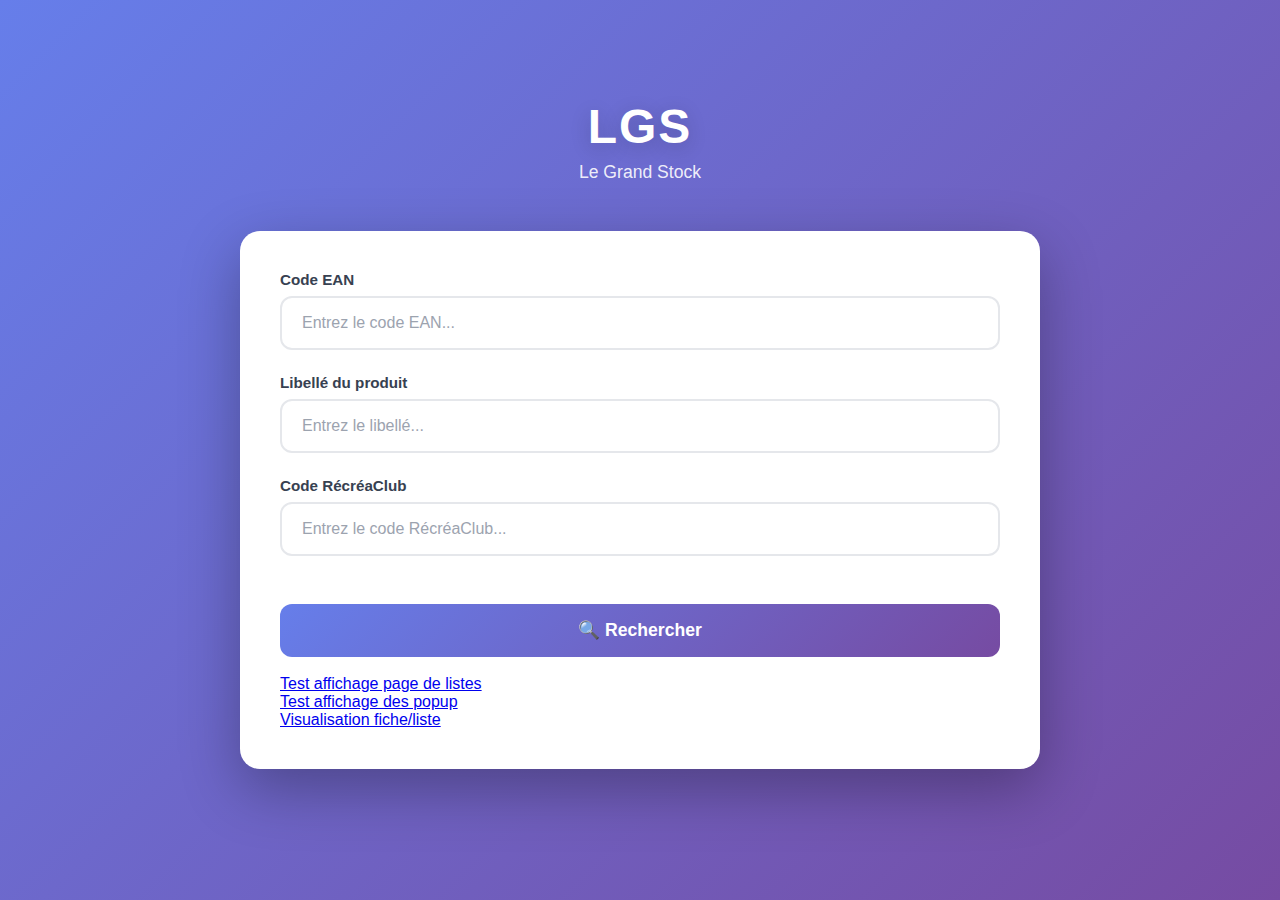
<file: index.html>
<!DOCTYPE html>
<html lang="fr">
<head>
    <meta charset="UTF-8">
    <meta name="viewport" content="width=device-width, initial-scale=1.0">
    <title>LGS - Le Grand Stock</title>
    <style>
        * {
            margin: 0;
            padding: 0;
            box-sizing: border-box;
        }

        body {
            font-family: -apple-system, BlinkMacSystemFont, 'Segoe UI', Roboto, Arial, sans-serif;
            background: linear-gradient(135deg, #667eea 0%, #764ba2 100%);
            min-height: 100vh;
            padding: 2rem;
            display: flex;
            justify-content: center;
            align-items: center;
        }

        .container {
            width: 100%;
            max-width: 800px;
        }

        .header {
            text-align: center;
            margin-bottom: 3rem;
        }

        .logo {
            font-size: 3rem;
            font-weight: 800;
            color: white;
            text-shadow: 0 4px 20px rgba(0,0,0,0.2);
            margin-bottom: 0.5rem;
            letter-spacing: 2px;
        }

        .subtitle {
            color: rgba(255, 255, 255, 0.9);
            font-size: 1.1rem;
            font-weight: 300;
        }

        .search-section {
            background: white;
            border-radius: 20px;
            padding: 2.5rem;
            box-shadow: 0 20px 60px rgba(0,0,0,0.3);
            margin-bottom: 2rem;
        }

        .search-group {
            margin-bottom: 1.5rem;
        }

        .search-group:last-child {
            margin-bottom: 0;
        }

        .search-label {
            display: block;
            font-weight: 600;
            color: #374151;
            margin-bottom: 0.5rem;
            font-size: 0.95rem;
        }

        .search-input {
            width: 100%;
            padding: 1rem 1.25rem;
            border: 2px solid #e5e7eb;
            border-radius: 12px;
            font-size: 1rem;
            transition: all 0.3s;
            outline: none;
        }

        .search-input:focus {
            border-color: #667eea;
            box-shadow: 0 0 0 3px rgba(102, 126, 234, 0.1);
        }

        .search-input::placeholder {
            color: #9ca3af;
        }

        .search-button {
            width: 100%;
            padding: 1rem;
            background: linear-gradient(135deg, #667eea 0%, #764ba2 100%);
            color: white;
            border: none;
            border-radius: 12px;
            font-size: 1.1rem;
            font-weight: 600;
            cursor: pointer;
            margin-top: 1.5rem;
            transition: transform 0.2s, box-shadow 0.2s;
        }

        .search-button:hover {
            transform: translateY(-2px);
            box-shadow: 0 10px 25px rgba(102, 126, 234, 0.3);
        }

        .search-button:active {
            transform: translateY(0);
        }

        .result-section {
            background: white;
            border-radius: 20px;
            padding: 2.5rem;
            box-shadow: 0 20px 60px rgba(0,0,0,0.3);
            display: none;
        }

        .multiple-results-section {
            background: white;
            border-radius: 20px;
            padding: 2.5rem;
            box-shadow: 0 20px 60px rgba(0,0,0,0.3);
            display: none;
        }

        .multiple-results-section.visible {
            display: block;
            animation: slideUp 0.4s ease-out;
        }

        .results-list {
            display: flex;
            flex-direction: column;
            gap: 1rem;
            margin-top: 1.5rem;
        }

        .result-item {
            padding: 1.25rem;
            background: #f9fafb;
            border: 2px solid #e5e7eb;
            border-radius: 12px;
            cursor: pointer;
            transition: all 0.2s;
            display: grid;
            grid-template-columns: 1fr auto;
            align-items: center;
            gap: 1rem;
        }

        .result-item:hover {
            border-color: #667eea;
            background: #f3f4ff;
            transform: translateX(5px);
        }

        .result-item-main {
            display: flex;
            flex-direction: column;
            gap: 0.5rem;
        }

        .result-item-title {
            font-weight: 600;
            color: #1f2937;
            font-size: 1.1rem;
        }

        .result-item-details {
            display: flex;
            gap: 1rem;
            font-size: 0.9rem;
            color: #6b7280;
        }

        .result-item-ean, .result-item-recrea {
            padding: 0.25rem 0.75rem;
            background: white;
            border-radius: 6px;
            border: 1px solid #e5e7eb;
        }

        .result-item-stock {
            font-weight: 600;
            color: #059669;
            font-size: 1rem;
        }

        .back-button {
            background: #6b7280;
            color: white;
            border: none;
            padding: 0.75rem 1.5rem;
            border-radius: 8px;
            cursor: pointer;
            font-weight: 600;
            transition: all 0.2s;
            margin-bottom: 1.5rem;
        }

        .back-button:hover {
            background: #4b5563;
            transform: translateY(-1px);
        }

        .result-section.visible {
            display: block;
            animation: slideUp 0.4s ease-out;
        }

        @keyframes slideUp {
            from {
                opacity: 0;
                transform: translateY(20px);
            }
            to {
                opacity: 1;
                transform: translateY(0);
            }
        }

        .result-title {
            font-size: 1.5rem;
            font-weight: 700;
            color: #1f2937;
            text-align: center;
            margin-bottom: 2rem;
            padding-bottom: 1rem;
            border-bottom: 2px solid #f3f4f6;
        }

        .product-info {
            display: grid;
            gap: 1.5rem;
        }

        .info-row {
            display: flex;
            flex-direction: column;
            gap: 0.5rem;
        }

        .info-label {
            font-size: 0.85rem;
            font-weight: 600;
            color: #6b7280;
            text-transform: uppercase;
            letter-spacing: 0.5px;
        }

        .info-value {
            font-size: 1.1rem;
            color: #1f2937;
            font-weight: 500;
            padding: 0.75rem;
            background: #f9fafb;
            border-radius: 8px;
        }

        .quantity-control {
            display: flex;
            align-items: center;
            justify-content: center;
            gap: 1rem;
            padding: 0.75rem;
            background: #f9fafb;
            border-radius: 8px;
        }

        .qty-button {
            width: 45px;
            height: 45px;
            border-radius: 10px;
            border: 2px solid #e5e7eb;
            background: white;
            color: #374151;
            font-size: 1.5rem;
            font-weight: 700;
            cursor: pointer;
            transition: all 0.2s;
            display: flex;
            align-items: center;
            justify-content: center;
        }

        .qty-button:hover {
            border-color: #667eea;
            color: #667eea;
            transform: scale(1.05);
        }

        .qty-button:active {
            transform: scale(0.95);
        }

        .qty-display {
            font-size: 1.8rem;
            font-weight: 700;
            color: #1f2937;
            min-width: 80px;
            text-align: center;
        }

        .location-grid {
            display: grid;
            grid-template-columns: 1fr 1fr;
            gap: 1rem;
        }

        .location-item {
            text-align: center;
        }

        .location-value {
            font-size: 1.5rem;
            font-weight: 700;
            color: #667eea;
            padding: 1rem;
            background: #f9fafb;
            border-radius: 8px;
        }

        .image-placeholder {
            width: 100%;
            height: 250px;
            background: #f3f4f6;
            border-radius: 12px;
            display: flex;
            align-items: center;
            justify-content: center;
            color: #9ca3af;
            font-size: 1rem;
            border: 2px dashed #d1d5db;
            margin-top: 0.5rem;
        }

        .divider {
            height: 2px;
            background: linear-gradient(90deg, transparent, #e5e7eb, transparent);
            margin: 2rem 0;
        }

        @media (max-width: 768px) {
            body {
                padding: 1rem;
            }

            .logo {
                font-size: 2rem;
            }

            .search-section,
            .result-section {
                padding: 1.5rem;
            }

            .location-grid {
                grid-template-columns: 1fr;
            }
        }
    </style>
</head>
<body>
    <div class="container">
        <div class="header">
            <div class="logo">LGS</div>
            <div class="subtitle">Le Grand Stock</div>
        </div>

        <div class="search-section">
            <div class="search-group">
                <label class="search-label">Code EAN</label>
                <input type="text" class="search-input" id="eanInput" placeholder="Entrez le code EAN...">
            </div>

            <div class="search-group">
                <label class="search-label">Libellé du produit</label>
                <input type="text" class="search-input" id="libelleInput" placeholder="Entrez le libellé...">
            </div>

            <div class="search-group">
                <label class="search-label">Code RécréaClub</label>
                <input type="text" class="search-input" id="recreaInput" placeholder="Entrez le code RécréaClub...">
            </div>

            <button class="search-button" onclick="simulateSearch()">
                🔍 Rechercher
            </button>
            <br>
            <br>
            <a href="testpage-transfert.html"> Test affichage page de listes</a>
            <br>
            <a href="testpage_popup.html"> Test affichage des popup</a>
            <br>
            <a href="testpage_fiche_liste.html">Visualisation fiche/liste</a>
        </div>

        <div class="multiple-results-section" id="multipleResultsSection">
            <div class="result-title">📦 Produits trouvés</div>
            <button class="back-button" onclick="showSearchAgain()">← Nouvelle recherche</button>
            <div class="results-list" id="resultsList">
            </div>
        </div>

        <div class="result-section" id="resultSection">
            <button class="back-button" onclick="showSearchAgain()">← Nouvelle recherche</button>
            <div class="result-title">📦 Informations Produit</div>

            <div class="product-info">
                <div class="info-row">
                    <span class="info-label">Libellé</span>
                    <div class="info-value" id="displayLibelle">Jouet Lego Classic - Boîte de briques 500 pièces</div>
                </div>

                <div class="info-row">
                    <span class="info-label">Code EAN</span>
                    <div class="info-value" id="displayEan">3700523456789</div>
                </div>

                <div class="divider"></div>

                <div class="info-row">
                    <span class="info-label">Quantité en stock</span>
                    <div class="quantity-control">
                        <button class="qty-button" onclick="changeQuantity(-1)">−</button>
                        <span class="qty-display" id="quantityDisplay">42</span>
                        <button class="qty-button" onclick="changeQuantity(1)">+</button>
                    </div>
                </div>

                <div class="divider"></div>

                <div class="info-row">
                    <span class="info-label">Emplacement</span>
                    <div class="location-grid">
                        <div class="location-item">
                            <div class="info-label" style="margin-bottom: 0.5rem;">Allée</div>
                            <div class="location-value" id="displayAllee">A3</div>
                        </div>
                        <div class="location-item">
                            <div class="info-label" style="margin-bottom: 0.5rem;">Étagère</div>
                            <div class="location-value" id="displayEtagere">E2</div>
                        </div>
                    </div>
                </div>

                <div class="info-row">
                    <span class="info-label">Photo de l'emplacement</span>
                    <div class="image-placeholder">
                        📷 Image de l'emplacement
                    </div>
                </div>
            </div>
        </div>
    </div>

    <script>
        let currentQuantity = 42;
        let currentProduct = null;

        // Base de données simulée
        const productsDatabase = [
            {
                id: 1,
                libelle: "Jouet Lego Classic - Boîte de briques 500 pièces",
                ean: "3700523456789",
                recrea: "LEG001",
                quantity: 42,
                allee: "A3",
                etagere: "E2"
            },
            {
                id: 2,
                libelle: "Flip 7",
                ean: "3760273010461",
                recrea: "915949",
                quantity: 26,
                allee: "A3",
                etagere: "E3"
            },
            {
                id: 3,
                libelle: "Jouet Lego Classic - Boîte de briques 300 pièces",
                ean: "3700523456791",
                recrea: "LEG003",
                quantity: 15,
                allee: "A3",
                etagere: "E1"
            },
            {
                id: 4,
                libelle: "Puzzle 1000 pièces - Paysage montagne",
                ean: "3700523456800",
                recrea: "PUZ001",
                quantity: 8,
                allee: "B2",
                etagere: "D4"
            },
            {
                id: 5,
                libelle: "Voiture radiocommandée - Modèle sport",
                ean: "3700523456810",
                recrea: "VOI001",
                quantity: 12,
                allee: "C1",
                etagere: "A2"
            }
        ];

        function simulateSearch() {
            const eanInput = document.getElementById('eanInput').value.trim();
            const libelleInput = document.getElementById('libelleInput').value.trim();
            const recreaInput = document.getElementById('recreaInput').value.trim();
            
            // Recherche dans la base de données
            let results = [];
            
            if (eanInput) {
                results = productsDatabase.filter(p => p.ean.includes(eanInput));
            } else if (libelleInput) {
                results = productsDatabase.filter(p => p.libelle.toLowerCase().includes(libelleInput.toLowerCase()));
            } else if (recreaInput) {
                results = productsDatabase.filter(p => p.recrea.toLowerCase().includes(recreaInput.toLowerCase()));
            }
            
            if (results.length === 0) {
                // Aucun résultat - afficher un produit par défaut pour la démo
                showProductDetails(productsDatabase[0]);
            } else if (results.length === 1) {
                // Un seul résultat - afficher directement
                showProductDetails(results[0]);
            } else {
                // Plusieurs résultats - afficher la liste
                showMultipleResults(results);
            }
        }

        function showMultipleResults(results) {
            const multipleResultsSection = document.getElementById('multipleResultsSection');
            const resultSection = document.getElementById('resultSection');
            const resultsList = document.getElementById('resultsList');
            
            // Cacher la section de résultats détaillés
            resultSection.classList.remove('visible');
            
            // Vider et remplir la liste de résultats
            resultsList.innerHTML = '';
            
            results.forEach(product => {
                const resultItem = document.createElement('div');
                resultItem.className = 'result-item';
                resultItem.onclick = () => showProductDetails(product);
                
                resultItem.innerHTML = `
                    <div class="result-item-main">
                        <div class="result-item-title">${product.libelle}</div>
                        <div class="result-item-details">
                            <span class="result-item-ean">EAN: ${product.ean}</span>
                            <span class="result-item-recrea">RC: ${product.recrea}</span>
                        </div>
                    </div>
                    <div class="result-item-stock">Stock: ${product.quantity}</div>
                `;
                
                resultsList.appendChild(resultItem);
            });
            
            // Afficher la section des résultats multiples
            multipleResultsSection.classList.add('visible');
            
            // Scroll vers les résultats
            setTimeout(() => {
                multipleResultsSection.scrollIntoView({ behavior: 'smooth', block: 'nearest' });
            }, 100);
        }

        function showProductDetails(product) {
            const resultSection = document.getElementById('resultSection');
            const multipleResultsSection = document.getElementById('multipleResultsSection');
            
            // Cacher la section des résultats multiples
            multipleResultsSection.classList.remove('visible');
            
            // Mettre à jour les informations du produit
            currentProduct = product;
            currentQuantity = product.quantity;
            
            document.getElementById('displayLibelle').textContent = product.libelle;
            document.getElementById('displayEan').textContent = product.ean;
            document.getElementById('quantityDisplay').textContent = product.quantity;
            document.getElementById('displayAllee').textContent = product.allee;
            document.getElementById('displayEtagere').textContent = product.etagere;
            
            // Afficher la section de résultats détaillés
            resultSection.classList.add('visible');
            
            // Scroll vers les résultats
            setTimeout(() => {
                resultSection.scrollIntoView({ behavior: 'smooth', block: 'nearest' });
            }, 100);
        }

        function showSearchAgain() {
            const resultSection = document.getElementById('resultSection');
            const multipleResultsSection = document.getElementById('multipleResultsSection');
            
            // Cacher toutes les sections de résultats
            resultSection.classList.remove('visible');
            multipleResultsSection.classList.remove('visible');
            
            // Vider les champs de recherche
            document.getElementById('eanInput').value = '';
            document.getElementById('libelleInput').value = '';
            document.getElementById('recreaInput').value = '';
            
            // Scroll vers la section de recherche
            document.querySelector('.search-section').scrollIntoView({ behavior: 'smooth', block: 'nearest' });
        }

        function changeQuantity(delta) {
            currentQuantity += delta;
            if (currentQuantity < 0) currentQuantity = 0;
            document.getElementById('quantityDisplay').textContent = currentQuantity;
        }

        // Permettre la recherche avec la touche Entrée
        document.querySelectorAll('.search-input').forEach(input => {
            input.addEventListener('keypress', function(e) {
                if (e.key === 'Enter') {
                    simulateSearch();
                }
            });
        });
    </script>
</body>
</html>
</file>
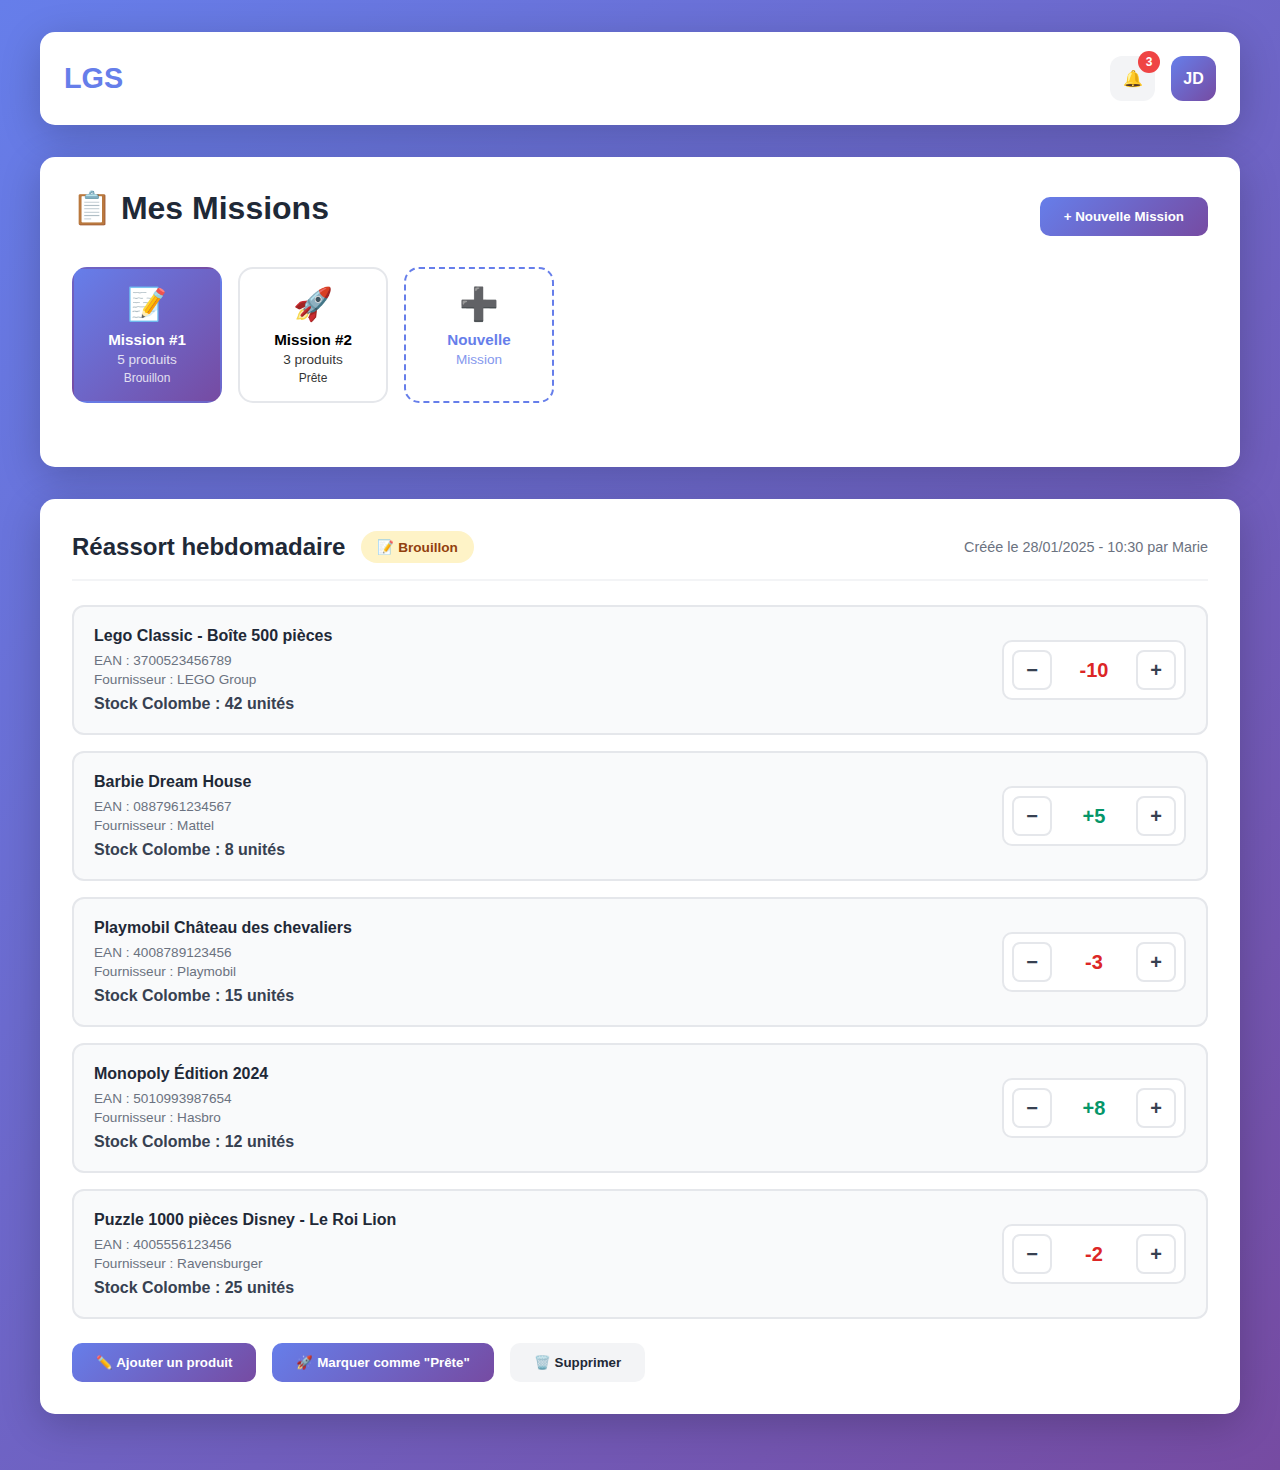
<file: testpage-transfert.html>
<!DOCTYPE html>
<html lang="fr">
<head>
    <meta charset="UTF-8">
    <meta name="viewport" content="width=device-width, initial-scale=1.0">
    <title>LGR Stock - Missions</title>
    <style>
        * {
            margin: 0;
            padding: 0;
            box-sizing: border-box;
        }

        body {
            font-family: -apple-system, BlinkMacSystemFont, 'Segoe UI', Roboto, Arial, sans-serif;
            background: linear-gradient(135deg, #667eea 0%, #764ba2 100%);
            min-height: 100vh;
            padding: 2rem;
        }

        .container {
            max-width: 1200px;
            margin: 0 auto;
        }

        .header {
            background: white;
            padding: 1.5rem;
            border-radius: 15px;
            box-shadow: 0 10px 40px rgba(0,0,0,0.2);
            margin-bottom: 2rem;
            display: flex;
            justify-content: space-between;
            align-items: center;
        }

        .logo {
            font-size: 1.8rem;
            font-weight: 800;
            color: #667eea;
        }

        .user-section {
            display: flex;
            gap: 1rem;
            align-items: center;
        }

        .notification-badge {
            position: relative;
            background: #f3f4f6;
            width: 45px;
            height: 45px;
            border-radius: 12px;
            display: flex;
            align-items: center;
            justify-content: center;
            cursor: pointer;
            transition: transform 0.2s;
        }

        .notification-badge:hover {
            transform: scale(1.05);
            background: #e5e7eb;
        }

        .badge-count {
            position: absolute;
            top: -5px;
            right: -5px;
            background: #ef4444;
            color: white;
            width: 22px;
            height: 22px;
            border-radius: 50%;
            display: flex;
            align-items: center;
            justify-content: center;
            font-size: 0.75rem;
            font-weight: 700;
        }

        .user-avatar {
            width: 45px;
            height: 45px;
            border-radius: 12px;
            background: linear-gradient(135deg, #667eea, #764ba2);
            color: white;
            display: flex;
            align-items: center;
            justify-content: center;
            font-weight: 700;
        }

        .missions-header {
            background: white;
            padding: 2rem;
            border-radius: 15px;
            box-shadow: 0 10px 40px rgba(0,0,0,0.2);
            margin-bottom: 2rem;
        }

        .missions-header h1 {
            font-size: 2rem;
            color: #1f2937;
            margin-bottom: 1rem;
        }

        .missions-tabs {
            display: flex;
            gap: 1rem;
            margin-bottom: 1.5rem;
            overflow-x: auto;
            padding-bottom: 0.5rem;
        }

        .mission-bubble {
            background: white;
            border: 2px solid #e5e7eb;
            border-radius: 15px;
            padding: 1rem 1.5rem;
            min-width: 150px;
            cursor: pointer;
            transition: all 0.3s;
            text-align: center;
        }

        .mission-bubble:hover {
            transform: translateY(-3px);
            box-shadow: 0 5px 20px rgba(0,0,0,0.1);
        }

        .mission-bubble.active {
            background: linear-gradient(135deg, #667eea, #764ba2);
            color: white;
            border-color: transparent;
        }

        .mission-bubble.new {
            border: 2px dashed #667eea;
            color: #667eea;
        }

        .bubble-status {
            font-size: 2rem;
            margin-bottom: 0.5rem;
        }

        .bubble-title {
            font-weight: 600;
            font-size: 0.95rem;
            margin-bottom: 0.25rem;
        }

        .bubble-count {
            font-size: 0.85rem;
            opacity: 0.8;
        }

        .btn-new-mission {
            background: linear-gradient(135deg, #667eea, #764ba2);
            color: white;
            border: none;
            padding: 0.75rem 1.5rem;
            border-radius: 10px;
            font-weight: 600;
            cursor: pointer;
            transition: transform 0.2s;
        }

        .btn-new-mission:hover {
            transform: translateY(-2px);
        }

        .mission-card {
            background: white;
            border-radius: 15px;
            padding: 2rem;
            box-shadow: 0 10px 40px rgba(0,0,0,0.2);
            margin-bottom: 1.5rem;
        }

        .mission-card-header {
            display: flex;
            justify-content: space-between;
            align-items: center;
            margin-bottom: 1.5rem;
            padding-bottom: 1rem;
            border-bottom: 2px solid #f3f4f6;
        }

        .mission-title {
            display: flex;
            align-items: center;
            gap: 1rem;
        }

        .status-badge {
            padding: 0.5rem 1rem;
            border-radius: 20px;
            font-size: 0.85rem;
            font-weight: 600;
        }

        .status-brouillon {
            background: #fef3c7;
            color: #92400e;
        }

        .status-prete {
            background: #dbeafe;
            color: #1e40af;
        }

        .status-validee {
            background: #d1fae5;
            color: #065f46;
        }

        .mission-meta {
            font-size: 0.9rem;
            color: #6b7280;
        }

        .mission-items {
            margin-bottom: 1.5rem;
        }

        /* NOUVEAU DESIGN pour les items de mission */
        .mission-item {
            display: flex;
            justify-content: space-between;
            align-items: center;
            padding: 1.25rem;
            background: #f9fafb;
            border-radius: 12px;
            margin-bottom: 1rem;
            gap: 1.5rem;
            border: 2px solid #e5e7eb;
            transition: all 0.2s;
        }

        .mission-item:hover {
            border-color: #667eea;
            box-shadow: 0 2px 8px rgba(102, 126, 234, 0.1);
        }

        /* Partie GAUCHE : Infos produit */
        .item-info {
            flex: 1;
            min-width: 0; /* Pour permettre l'ellipsis */
        }

        .item-name {
            font-weight: 600;
            color: #1f2937;
            font-size: 1rem;
            margin-bottom: 0.5rem;
        }

        .item-meta {
            display: flex;
            flex-direction: column;
            gap: 0.25rem;
            font-size: 0.85rem;
            color: #6b7280;
        }

        .item-stock {
            font-weight: 600;
            color: #374151;
            margin-top: 0.5rem;
        }

        /* Partie DROITE : Contrôle quantité */
        .quantity-control {
            display: flex;
            align-items: center;
            gap: 0.75rem;
            background: white;
            padding: 0.5rem;
            border-radius: 10px;
            border: 2px solid #e5e7eb;
        }

        .qty-btn {
            width: 40px;
            height: 40px;
            border-radius: 8px;
            border: 2px solid #e5e7eb;
            background: white;
            color: #374151;
            font-size: 1.25rem;
            font-weight: 700;
            cursor: pointer;
            transition: all 0.2s;
            display: flex;
            align-items: center;
            justify-content: center;
        }

        .qty-btn:hover {
            border-color: #667eea;
            color: #667eea;
            transform: scale(1.05);
        }

        .qty-btn:active {
            transform: scale(0.95);
        }

        .qty-display {
            min-width: 60px;
            text-align: center;
            font-size: 1.25rem;
            font-weight: 700;
            color: #1f2937;
        }

        /* Style spécial pour les valeurs négatives (sortie) */
        .qty-display.negative {
            color: #dc2626;
        }

        /* Style spécial pour les valeurs positives (entrée) */
        .qty-display.positive {
            color: #059669;
        }

        .mission-actions {
            display: flex;
            gap: 1rem;
            flex-wrap: wrap;
        }

        .btn {
            padding: 0.75rem 1.5rem;
            border-radius: 10px;
            border: none;
            font-weight: 600;
            cursor: pointer;
            transition: all 0.2s;
        }

        .btn-primary {
            background: linear-gradient(135deg, #667eea, #764ba2);
            color: white;
        }

        .btn-secondary {
            background: #f3f4f6;
            color: #1f2937;
        }

        .btn:hover {
            transform: translateY(-2px);
            box-shadow: 0 5px 15px rgba(0,0,0,0.2);
        }

        /* Responsive */
        @media (max-width: 768px) {
            body {
                padding: 1rem;
            }

            .mission-item {
                flex-direction: column;
                align-items: stretch;
            }

            .quantity-control {
                justify-content: center;
            }

            .missions-tabs {
                flex-wrap: nowrap;
            }

            .mission-card-header {
                flex-direction: column;
                align-items: flex-start;
                gap: 1rem;
            }
        }
    </style>
</head>
<body>
    <div class="container">
        <!-- Header -->
        <div class="header">
            <div class="logo">LGS</div>
            <div class="user-section">
                <div class="notification-badge">
                    <span>🔔</span>
                    <div class="badge-count">3</div>
                </div>
                <div class="user-avatar">JD</div>
            </div>
        </div>

        <!-- Missions Header avec bulles -->
        <div class="missions-header">
            <div style="display: flex; justify-content: space-between; align-items: center; margin-bottom: 1.5rem;">
                <h1>📋 Mes Missions</h1>
                <button class="btn-new-mission">+ Nouvelle Mission</button>
            </div>

            <div class="missions-tabs">
                <div class="mission-bubble active">
                    <div class="bubble-status">📝</div>
                    <div class="bubble-title">Mission #1</div>
                    <div class="bubble-count">5 produits</div>
                    <div class="bubble-count" style="margin-top: 0.25rem; font-size: 0.75rem;">Brouillon</div>
                </div>

                <div class="mission-bubble">
                    <div class="bubble-status">🚀</div>
                    <div class="bubble-title">Mission #2</div>
                    <div class="bubble-count">3 produits</div>
                    <div class="bubble-count" style="margin-top: 0.25rem; font-size: 0.75rem;">Prête</div>
                </div>

                <div class="mission-bubble new">
                    <div class="bubble-status">➕</div>
                    <div class="bubble-title">Nouvelle</div>
                    <div class="bubble-count">Mission</div>
                </div>
            </div>
        </div>

        <!-- Mission Card avec le NOUVEAU DESIGN -->
        <div class="mission-card">
            <div class="mission-card-header">
                <div class="mission-title">
                    <h2 style="font-size: 1.5rem; color: #1f2937;">Réassort hebdomadaire</h2>
                    <span class="status-badge status-brouillon">📝 Brouillon</span>
                </div>
                <div class="mission-meta">
                    Créée le 28/01/2025 - 10:30 par Marie
                </div>
            </div>

            <div class="mission-items">
                <!-- Produit 1 : SORTIE (valeur négative) -->
                <div class="mission-item">
                    <div class="item-info">
                        <div class="item-name">Lego Classic - Boîte 500 pièces</div>
                        <div class="item-meta">
                            <span>EAN : 3700523456789</span>
                            <span>Fournisseur : LEGO Group</span>
                        </div>
                        <div class="item-stock">Stock Colombe : 42 unités</div>
                    </div>
                    <div class="quantity-control">
                        <button class="qty-btn" onclick="updateQuantity(this, -1)">−</button>
                        <span class="qty-display negative" data-value="-10">-10</span>
                        <button class="qty-btn" onclick="updateQuantity(this, 1)">+</button>
                    </div>
                </div>

                <!-- Produit 2 : ENTRÉE (valeur positive) -->
                <div class="mission-item">
                    <div class="item-info">
                        <div class="item-name">Barbie Dream House</div>
                        <div class="item-meta">
                            <span>EAN : 0887961234567</span>
                            <span>Fournisseur : Mattel</span>
                        </div>
                        <div class="item-stock">Stock Colombe : 8 unités</div>
                    </div>
                    <div class="quantity-control">
                        <button class="qty-btn" onclick="updateQuantity(this, -1)">−</button>
                        <span class="qty-display positive" data-value="5">+5</span>
                        <button class="qty-btn" onclick="updateQuantity(this, 1)">+</button>
                    </div>
                </div>

                <!-- Produit 3 : SORTIE -->
                <div class="mission-item">
                    <div class="item-info">
                        <div class="item-name">Playmobil Château des chevaliers</div>
                        <div class="item-meta">
                            <span>EAN : 4008789123456</span>
                            <span>Fournisseur : Playmobil</span>
                        </div>
                        <div class="item-stock">Stock Colombe : 15 unités</div>
                    </div>
                    <div class="quantity-control">
                        <button class="qty-btn" onclick="updateQuantity(this, -1)">−</button>
                        <span class="qty-display negative" data-value="-3">-3</span>
                        <button class="qty-btn" onclick="updateQuantity(this, 1)">+</button>
                    </div>
                </div>

                <!-- Produit 4 : ENTRÉE -->
                <div class="mission-item">
                    <div class="item-info">
                        <div class="item-name">Monopoly Édition 2024</div>
                        <div class="item-meta">
                            <span>EAN : 5010993987654</span>
                            <span>Fournisseur : Hasbro</span>
                        </div>
                        <div class="item-stock">Stock Colombe : 12 unités</div>
                    </div>
                    <div class="quantity-control">
                        <button class="qty-btn" onclick="updateQuantity(this, -1)">−</button>
                        <span class="qty-display positive" data-value="8">+8</span>
                        <button class="qty-btn" onclick="updateQuantity(this, 1)">+</button>
                    </div>
                </div>

                <!-- Produit 5 : SORTIE -->
                <div class="mission-item">
                    <div class="item-info">
                        <div class="item-name">Puzzle 1000 pièces Disney - Le Roi Lion</div>
                        <div class="item-meta">
                            <span>EAN : 4005556123456</span>
                            <span>Fournisseur : Ravensburger</span>
                        </div>
                        <div class="item-stock">Stock Colombe : 25 unités</div>
                    </div>
                    <div class="quantity-control">
                        <button class="qty-btn" onclick="updateQuantity(this, -1)">−</button>
                        <span class="qty-display negative" data-value="-2">-2</span>
                        <button class="qty-btn" onclick="updateQuantity(this, 1)">+</button>
                    </div>
                </div>
            </div>

            <div class="mission-actions">
                <button class="btn btn-primary">✏️ Ajouter un produit</button>
                <button class="btn btn-primary">🚀 Marquer comme "Prête"</button>
                <button class="btn btn-secondary">🗑️ Supprimer</button>
            </div>
        </div>
    </div>

    <script>
        function updateQuantity(button, delta) {
            const control = button.parentElement;
            const display = control.querySelector('.qty-display');
            let currentValue = parseInt(display.dataset.value);
            
            // Calculer la nouvelle valeur
            let newValue = currentValue + delta;
            
            // Empêcher d'aller au-delà de 0 pour les valeurs négatives
            // et en-dessous de 0 pour les valeurs positives
            if (currentValue < 0 && newValue > 0) {
                newValue = 0;
            }
            if (currentValue > 0 && newValue < 0) {
                newValue = 0;
            }
            
            // Mettre à jour l'affichage
            display.dataset.value = newValue;
            
            // Formater l'affichage avec + ou -
            if (newValue > 0) {
                display.textContent = '+' + newValue;
                display.className = 'qty-display positive';
            } else if (newValue < 0) {
                display.textContent = newValue;
                display.className = 'qty-display negative';
            } else {
                display.textContent = '0';
                display.className = 'qty-display';
            }
        }
    </script>
</body>
</html>
</file>
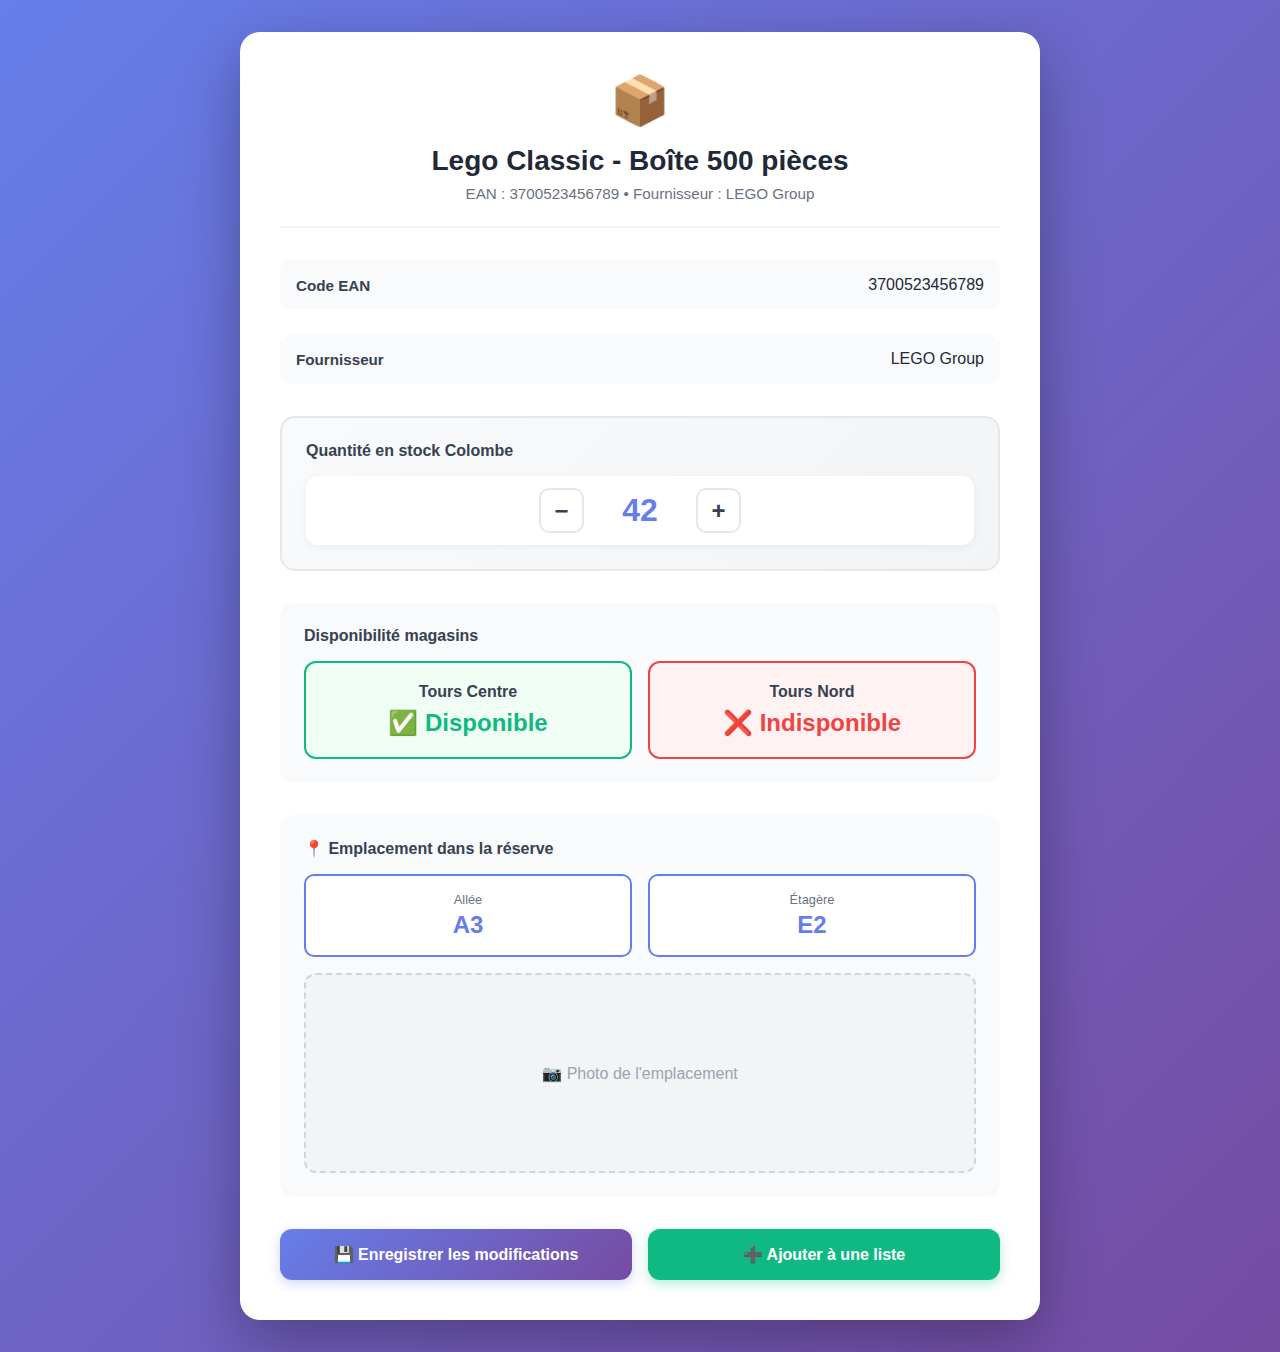
<file: testpage_fiche_liste.html>
<!-- Page de test pour les pads de l'entreprise / Visualisation de l'ajout  d'un article via sa fiche produit à une liste existante  -->

<!DOCTYPE html>
<html lang="fr">
<head>
    <meta charset="UTF-8">
    <meta name="viewport" content="width=device-width, initial-scale=1.0">
    <title>LGR Stock - Fiche Produit</title>
    <style>
        * {
            margin: 0;
            padding: 0;
            box-sizing: border-box;
        }

        body {
            font-family: -apple-system, BlinkMacSystemFont, 'Segoe UI', Roboto, Arial, sans-serif;
            background: linear-gradient(135deg, #667eea 0%, #764ba2 100%);
            min-height: 100vh;
            padding: 2rem;
            display: flex;
            align-items: center;
            justify-content: center;
        }

        .container {
            max-width: 800px;
            width: 100%;
        }

        /* FICHE PRODUIT */
        .product-card {
            background: white;
            border-radius: 20px;
            padding: 2.5rem;
            box-shadow: 0 20px 60px rgba(0,0,0,0.3);
        }

        .product-header {
            text-align: center;
            margin-bottom: 2rem;
            padding-bottom: 1.5rem;
            border-bottom: 2px solid #f3f4f6;
        }

        .product-icon {
            font-size: 3rem;
            margin-bottom: 1rem;
        }

        .product-title {
            font-size: 1.75rem;
            font-weight: 700;
            color: #1f2937;
            margin-bottom: 0.5rem;
        }

        .product-meta {
            color: #6b7280;
            font-size: 0.95rem;
        }

        .product-details {
            display: flex;
            flex-direction: column;
            gap: 1.5rem;
            margin-bottom: 2rem;
        }

        .detail-row {
            display: flex;
            justify-content: space-between;
            align-items: center;
            padding: 1rem;
            background: #f9fafb;
            border-radius: 12px;
        }

        .detail-label {
            font-weight: 600;
            color: #374151;
            font-size: 0.95rem;
        }

        .detail-value {
            color: #1f2937;
            font-weight: 500;
        }

        /* Section Quantité */
        .quantity-section {
            background: linear-gradient(135deg, #f9fafb, #f3f4f6);
            padding: 1.5rem;
            border-radius: 15px;
            margin-bottom: 2rem;
            border: 2px solid #e5e7eb;
        }

        .quantity-header {
            display: flex;
            justify-content: space-between;
            align-items: center;
            margin-bottom: 1rem;
        }

        .quantity-label {
            font-weight: 600;
            color: #374151;
            font-size: 1rem;
        }

        .quantity-controls {
            display: flex;
            align-items: center;
            justify-content: center;
            gap: 1rem;
            background: white;
            padding: 0.75rem;
            border-radius: 12px;
            box-shadow: 0 2px 8px rgba(0,0,0,0.05);
        }

        .qty-btn {
            width: 45px;
            height: 45px;
            border-radius: 10px;
            border: 2px solid #e5e7eb;
            background: white;
            color: #374151;
            font-size: 1.5rem;
            font-weight: 700;
            cursor: pointer;
            transition: all 0.2s;
        }

        .qty-btn:hover {
            border-color: #667eea;
            color: #667eea;
            transform: scale(1.05);
        }

        .qty-display {
            font-size: 2rem;
            font-weight: 800;
            color: #667eea;
            min-width: 80px;
            text-align: center;
        }

        /* Section Disponibilité */
        .availability-section {
            background: #f9fafb;
            padding: 1.5rem;
            border-radius: 15px;
            margin-bottom: 2rem;
        }

        .availability-title {
            font-weight: 600;
            color: #374151;
            margin-bottom: 1rem;
            font-size: 1rem;
        }

        .availability-grid {
            display: grid;
            grid-template-columns: 1fr 1fr;
            gap: 1rem;
        }

        .availability-item {
            background: white;
            padding: 1.25rem;
            border-radius: 12px;
            text-align: center;
            border: 2px solid #e5e7eb;
        }

        .availability-item.available {
            border-color: #10b981;
            background: #f0fdf4;
        }

        .availability-item.unavailable {
            border-color: #ef4444;
            background: #fef2f2;
        }

        .availability-store {
            font-weight: 600;
            color: #374151;
            margin-bottom: 0.5rem;
        }

        .availability-status {
            font-size: 1.5rem;
            font-weight: 700;
        }

        .availability-status.yes {
            color: #10b981;
        }

        .availability-status.no {
            color: #ef4444;
        }

        /* Section Emplacement */
        .location-section {
            background: #f9fafb;
            padding: 1.5rem;
            border-radius: 15px;
            margin-bottom: 2rem;
        }

        .location-title {
            font-weight: 600;
            color: #374151;
            margin-bottom: 1rem;
        }

        .location-info {
            display: flex;
            gap: 1rem;
            margin-bottom: 1rem;
        }

        .location-badge {
            flex: 1;
            background: white;
            padding: 1rem;
            border-radius: 10px;
            text-align: center;
            border: 2px solid #667eea;
        }

        .location-badge-label {
            font-size: 0.8rem;
            color: #6b7280;
            margin-bottom: 0.25rem;
        }

        .location-badge-value {
            font-size: 1.5rem;
            font-weight: 700;
            color: #667eea;
        }

        .image-placeholder {
            width: 100%;
            height: 200px;
            background: #f3f4f6;
            border-radius: 12px;
            display: flex;
            align-items: center;
            justify-content: center;
            color: #9ca3af;
            border: 2px dashed #d1d5db;
        }

        /* Actions */
        .actions-section {
            display: flex;
            gap: 1rem;
            flex-wrap: wrap;
        }

        .btn {
            flex: 1;
            padding: 1rem;
            border-radius: 12px;
            border: none;
            font-weight: 600;
            font-size: 1rem;
            cursor: pointer;
            transition: all 0.2s;
            display: flex;
            align-items: center;
            justify-content: center;
            gap: 0.5rem;
        }

        .btn-primary {
            background: linear-gradient(135deg, #667eea, #764ba2);
            color: white;
            box-shadow: 0 4px 12px rgba(102, 126, 234, 0.3);
        }

        .btn-primary:hover {
            transform: translateY(-2px);
            box-shadow: 0 6px 16px rgba(102, 126, 234, 0.4);
        }

        .btn-secondary {
            background: #f3f4f6;
            color: #374151;
        }

        .btn-secondary:hover {
            background: #e5e7eb;
        }

        .btn-accent {
            background: #10b981;
            color: white;
            box-shadow: 0 4px 12px rgba(16, 185, 129, 0.3);
        }

        .btn-accent:hover {
            transform: translateY(-2px);
            box-shadow: 0 6px 16px rgba(16, 185, 129, 0.4);
        }

        /* POPUP AJOUT À UNE LISTE */
        .modal-overlay {
            display: none;
            position: fixed;
            top: 0;
            left: 0;
            width: 100%;
            height: 100%;
            background: rgba(0, 0, 0, 0.75);
            backdrop-filter: blur(4px);
            align-items: center;
            justify-content: center;
            z-index: 1000;
            animation: fadeIn 0.2s ease;
        }

        .modal-overlay.active {
            display: flex;
        }

        @keyframes fadeIn {
            from { opacity: 0; }
            to { opacity: 1; }
        }

        @keyframes slideUp {
            from {
                opacity: 0;
                transform: translateY(20px);
            }
            to {
                opacity: 1;
                transform: translateY(0);
            }
        }

        .modal {
            background: white;
            width: 560px;
            max-width: 90vw;
            border-radius: 20px;
            box-shadow: 0 20px 60px rgba(0,0,0,0.4);
            animation: slideUp 0.3s ease;
            max-height: 90vh;
            overflow-y: auto;
        }

        .modal-header {
            padding: 2rem 2rem 1.5rem 2rem;
            border-bottom: 2px solid #f3f4f6;
        }

        .modal-title {
            font-size: 1.5rem;
            font-weight: 700;
            color: #1f2937;
            margin-bottom: 0.5rem;
            display: flex;
            align-items: center;
            gap: 0.75rem;
        }

        .modal-subtitle {
            color: #6b7280;
            font-size: 0.95rem;
        }

        .product-info-compact {
            background: #f9fafb;
            padding: 1rem;
            border-radius: 10px;
            margin-top: 1rem;
            border-left: 4px solid #667eea;
        }

        .product-name-compact {
            font-weight: 600;
            color: #1f2937;
            margin-bottom: 0.25rem;
        }

        .product-meta-compact {
            font-size: 0.85rem;
            color: #6b7280;
        }

        .modal-body {
            padding: 2rem;
        }

        .form-section {
            margin-bottom: 1.5rem;
        }

        .form-label {
            display: block;
            font-weight: 600;
            color: #374151;
            margin-bottom: 0.75rem;
            font-size: 0.95rem;
        }

        .list-selector {
            display: flex;
            flex-direction: column;
            gap: 0.75rem;
            margin-bottom: 1.5rem;
        }

        .list-option {
            display: flex;
            align-items: center;
            justify-content: space-between;
            padding: 1rem 1.25rem;
            background: #f9fafb;
            border: 2px solid #e5e7eb;
            border-radius: 12px;
            cursor: pointer;
            transition: all 0.2s;
        }

        .list-option:hover {
            border-color: #667eea;
            background: #f3f4f6;
        }

        .list-option input[type="radio"] {
            width: 20px;
            height: 20px;
            margin-right: 1rem;
            cursor: pointer;
            accent-color: #667eea;
        }

        .list-info {
            flex: 1;
        }

        .list-name {
            font-weight: 600;
            color: #1f2937;
            margin-bottom: 0.25rem;
        }

        .list-meta {
            font-size: 0.85rem;
            color: #6b7280;
        }

        .list-badge {
            padding: 0.25rem 0.75rem;
            border-radius: 12px;
            font-size: 0.75rem;
            font-weight: 600;
        }

        .badge-brouillon {
            background: #fef3c7;
            color: #92400e;
        }

        .badge-prete {
            background: #dbeafe;
            color: #1e40af;
        }

        .movement-type-selector {
            display: grid;
            grid-template-columns: 1fr 1fr;
            gap: 1rem;
            margin-bottom: 1.5rem;
        }

        .movement-type {
            padding: 1.25rem;
            background: #f9fafb;
            border: 2px solid #e5e7eb;
            border-radius: 12px;
            text-align: center;
            cursor: pointer;
            transition: all 0.2s;
        }

        .movement-type:hover {
            border-color: #667eea;
            background: #f3f4f6;
        }

        .movement-type input[type="radio"] {
            display: none;
        }

        .movement-type input[type="radio"]:checked + .movement-content {
            border-color: #667eea;
            background: white;
        }

        .movement-type.selected {
            border-color: #667eea;
            background: white;
        }

        .movement-icon {
            font-size: 2rem;
            margin-bottom: 0.5rem;
        }

        .movement-label {
            font-weight: 600;
            color: #374151;
            margin-bottom: 0.25rem;
        }

        .movement-desc {
            font-size: 0.8rem;
            color: #6b7280;
        }

        .quantity-input-section {
            background: #f9fafb;
            padding: 1.5rem;
            border-radius: 12px;
            text-align: center;
        }

        .quantity-input-label {
            font-size: 0.9rem;
            color: #6b7280;
            margin-bottom: 1rem;
            font-weight: 500;
        }

        .quantity-input-controls {
            display: flex;
            align-items: center;
            justify-content: center;
            gap: 1rem;
        }

        .qty-btn-modal {
            width: 50px;
            height: 50px;
            border-radius: 12px;
            border: 2px solid #e5e7eb;
            background: white;
            color: #374151;
            font-size: 1.5rem;
            font-weight: 700;
            cursor: pointer;
            transition: all 0.2s;
        }

        .qty-btn-modal:hover {
            border-color: #667eea;
            color: #667eea;
            transform: scale(1.05);
        }

        .qty-input-display {
            font-size: 2.5rem;
            font-weight: 800;
            color: #667eea;
            min-width: 100px;
        }

        .modal-footer {
            padding: 1.5rem 2rem 2rem 2rem;
            border-top: 2px solid #f3f4f6;
            display: flex;
            gap: 1rem;
        }

        .btn-cancel {
            flex: 1;
            background: #f3f4f6;
            color: #374151;
        }

        .btn-cancel:hover {
            background: #e5e7eb;
        }

        .btn-confirm {
            flex: 1;
            background: linear-gradient(135deg, #667eea, #764ba2);
            color: white;
            box-shadow: 0 4px 12px rgba(102, 126, 234, 0.3);
        }

        .btn-confirm:hover {
            transform: translateY(-2px);
            box-shadow: 0 6px 16px rgba(102, 126, 234, 0.4);
        }

        .new-list-hint {
            background: #f0fdf4;
            border: 2px dashed #10b981;
            padding: 1rem;
            border-radius: 10px;
            text-align: center;
            color: #065f46;
            font-size: 0.9rem;
            margin-top: 1rem;
        }

        @media (max-width: 768px) {
            body {
                padding: 1rem;
            }

            .availability-grid {
                grid-template-columns: 1fr;
            }

            .actions-section {
                flex-direction: column;
            }

            .btn {
                width: 100%;
            }

            .movement-type-selector {
                grid-template-columns: 1fr;
            }
        }
    </style>
</head>
<body>
    <div class="container">
        <!-- FICHE PRODUIT -->
        <div class="product-card">
            <div class="product-header">
                <div class="product-icon">📦</div>
                <h1 class="product-title">Lego Classic - Boîte 500 pièces</h1>
                <div class="product-meta">
                    EAN : 3700523456789 • Fournisseur : LEGO Group
                </div>
            </div>

            <div class="product-details">
                <div class="detail-row">
                    <span class="detail-label">Code EAN</span>
                    <span class="detail-value">3700523456789</span>
                </div>
                <div class="detail-row">
                    <span class="detail-label">Fournisseur</span>
                    <span class="detail-value">LEGO Group</span>
                </div>
            </div>

            <!-- Section Quantité -->
            <div class="quantity-section">
                <div class="quantity-header">
                    <span class="quantity-label">Quantité en stock Colombe</span>
                </div>
                <div class="quantity-controls">
                    <button class="qty-btn" onclick="updateProductQty(-1)">−</button>
                    <span class="qty-display" id="productQty">42</span>
                    <button class="qty-btn" onclick="updateProductQty(1)">+</button>
                </div>
            </div>

            <!-- Section Disponibilité -->
            <div class="availability-section">
                <div class="availability-title">Disponibilité magasins</div>
                <div class="availability-grid">
                    <div class="availability-item available">
                        <div class="availability-store">Tours Centre</div>
                        <div class="availability-status yes">✅ Disponible</div>
                    </div>
                    <div class="availability-item unavailable">
                        <div class="availability-store">Tours Nord</div>
                        <div class="availability-status no">❌ Indisponible</div>
                    </div>
                </div>
            </div>

            <!-- Section Emplacement -->
            <div class="location-section">
                <div class="location-title">📍 Emplacement dans la réserve</div>
                <div class="location-info">
                    <div class="location-badge">
                        <div class="location-badge-label">Allée</div>
                        <div class="location-badge-value">A3</div>
                    </div>
                    <div class="location-badge">
                        <div class="location-badge-label">Étagère</div>
                        <div class="location-badge-value">E2</div>
                    </div>
                </div>
                <div class="image-placeholder">
                    📷 Photo de l'emplacement
                </div>
            </div>

            <!-- Actions -->
            <div class="actions-section">
                <button class="btn btn-primary">
                    💾 Enregistrer les modifications
                </button>
                <button class="btn btn-accent" onclick="openAddToListModal()">
                    ➕ Ajouter à une liste
                </button>
            </div>
        </div>
    </div>

    <!-- POPUP : Ajouter à une liste -->
    <div class="modal-overlay" id="addToListModal">
        <div class="modal">
            <div class="modal-header">
                <div class="modal-title">
                    <span>➕</span>
                    Ajouter à une liste
                </div>
                <div class="modal-subtitle">
                    Sélectionnez une liste et définissez le mouvement
                </div>
                <div class="product-info-compact">
                    <div class="product-name-compact">Lego Classic - Boîte 500 pièces</div>
                    <div class="product-meta-compact">EAN : 3700523456789 • Stock actuel : 42 unités</div>
                </div>
            </div>

            <div class="modal-body">
                <!-- Sélection de la liste -->
                <div class="form-section">
                    <label class="form-label">Choisir une liste</label>
                    <div class="list-selector">
                        <label class="list-option">
                            <input type="radio" name="targetList" value="1" checked>
                            <div class="list-info">
                                <div class="list-name">Réassort hebdomadaire</div>
                                <div class="list-meta">Tours Centre • Marie D. • 5 produits</div>
                            </div>
                            <span class="list-badge badge-brouillon">📝 Brouillon</span>
                        </label>

                        <label class="list-option">
                            <input type="radio" name="targetList" value="2">
                            <div class="list-info">
                                <div class="list-name">Inventaire mensuel</div>
                                <div class="list-meta">Tours Nord • Jean M. • 3 produits</div>
                            </div>
                            <span class="list-badge badge-prete">🚀 Prête</span>
                        </label>
                    </div>

                    <div class="new-list-hint">
                        💡 Pas la bonne liste ? <strong>Créez-en une nouvelle</strong> depuis l'écran principal
                    </div>
                </div>

                <!-- Type de mouvement -->
                <div class="form-section">
                    <label class="form-label">Type de mouvement</label>
                    <div class="movement-type-selector">
                        <label class="movement-type" onclick="selectMovementType('sortie')">
                            <input type="radio" name="movementType" value="sortie" checked>
                            <div class="movement-content">
                                <div class="movement-icon">📤</div>
                                <div class="movement-label">Sortie</div>
                                <div class="movement-desc">Prendre du stock</div>
                            </div>
                        </label>

                        <label class="movement-type" onclick="selectMovementType('entree')">
                            <input type="radio" name="movementType" value="entree">
                            <div class="movement-content">
                                <div class="movement-icon">📥</div>
                                <div class="movement-label">Entrée</div>
                                <div class="movement-desc">Ajouter du stock</div>
                            </div>
                        </label>
                    </div>
                </div>

                <!-- Quantité -->
                <div class="form-section">
                    <label class="form-label">Quantité</label>
                    <div class="quantity-input-section">
                        <div class="quantity-input-label">Nombre d'unités</div>
                        <div class="quantity-input-controls">
                            <button class="qty-btn-modal" onclick="updateModalQty(-1)">−</button>
                            <span class="qty-input-display" id="modalQty">5</span>
                            <button class="qty-btn-modal" onclick="updateModalQty(1)">+</button>
                        </div>
                    </div>
                </div>
            </div>

            <div class="modal-footer">
                <button class="btn btn-cancel" onclick="closeAddToListModal()">
                    Annuler
                </button>
                <button class="btn btn-confirm" onclick="confirmAddToList()">
                    Ajouter à la liste
                </button>
            </div>
        </div>
    </div>

    <script>
        let productQtyValue = 42;
        let modalQtyValue = 5;

        // Gestion quantité produit
        function updateProductQty(delta) {
            productQtyValue = Math.max(0, productQtyValue + delta);
            document.getElementById('productQty').textContent = productQtyValue;
        }

        // Gestion quantité modal
        function updateModalQty(delta) {
            modalQtyValue = Math.max(1, modalQtyValue + delta);
            document.getElementById('modalQty').textContent = modalQtyValue;
        }

        // Sélection type de mouvement
        function selectMovementType(type) {
            document.querySelectorAll('.movement-type').forEach(el => {
                el.classList.remove('selected');
            });
            event.currentTarget.classList.add('selected');
        }

        // Gestion modal
        function openAddToListModal() {
            document.getElementById('addToListModal').classList.add('active');
        }

        function closeAddToListModal() {
            document.getElementById('addToListModal').classList.remove('active');
        }

        function confirmAddToList() {
            const listId = document.querySelector('input[name="targetList"]:checked').value;
            const movementType = document.querySelector('input[name="movementType"]:checked').value;
            const quantity = modalQtyValue;

            alert(`✅ Produit ajouté !\n\nListe : ${listId}\nType : ${movementType}\nQuantité : ${quantity}`);
            closeAddToListModal();
        }

        // Fermer en cliquant sur l'overlay
        document.getElementById('addToListModal').addEventListener('click', function(e) {
            if (e.target === this) {
                closeAddToListModal();
            }
        });

        // Fermer avec Échap
        document.addEventListener('keydown', function(e) {
            if (e.key === 'Escape') {
                closeAddToListModal();
            }
        });
    </script>
</body>
</html>
</file>
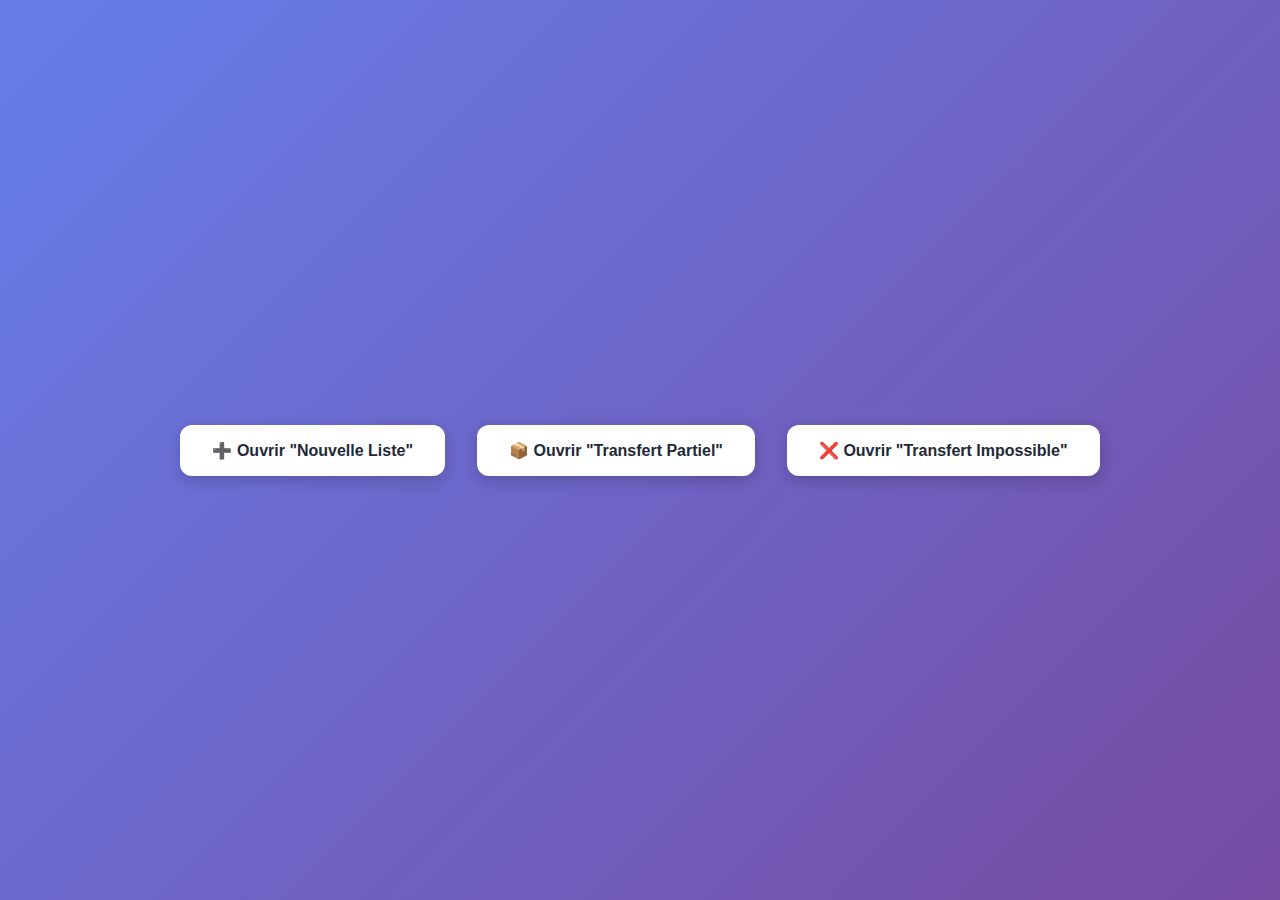
<file: testpage_popup.html>
<!DOCTYPE html>
<html lang="fr">
<head>
    <meta charset="UTF-8">
    <meta name="viewport" content="width=device-width, initial-scale=1.0">
    <title>LGR Stock - Validation Transferts</title>
    <style>
        * {
            margin: 0;
            padding: 0;
            box-sizing: border-box;
        }

        body {
            font-family: -apple-system, BlinkMacSystemFont, 'Segoe UI', Roboto, Arial, sans-serif;
            background: linear-gradient(135deg, #667eea 0%, #764ba2 100%);
            min-height: 100vh;
            padding: 2rem;
            display: flex;
            align-items: center;
            justify-content: center;
        }

        .demo-container {
            display: flex;
            gap: 2rem;
            flex-wrap: wrap;
            justify-content: center;
        }

        .demo-btn {
            background: white;
            color: #1f2937;
            border: none;
            padding: 1rem 2rem;
            border-radius: 12px;
            font-weight: 600;
            font-size: 1rem;
            cursor: pointer;
            box-shadow: 0 4px 15px rgba(0,0,0,0.2);
            transition: all 0.2s;
        }

        .demo-btn:hover {
            transform: translateY(-2px);
            box-shadow: 0 6px 20px rgba(0,0,0,0.3);
        }

        /* Overlay sombre */
        .modal-overlay {
            display: none;
            position: fixed;
            top: 0;
            left: 0;
            width: 100%;
            height: 100%;
            background: rgba(0, 0, 0, 0.75);
            backdrop-filter: blur(4px);
            align-items: center;
            justify-content: center;
            z-index: 1000;
            animation: fadeIn 0.2s ease;
        }

        .modal-overlay.active {
            display: flex;
        }

        @keyframes fadeIn {
            from {
                opacity: 0;
            }
            to {
                opacity: 1;
            }
        }

        @keyframes slideUp {
            from {
                opacity: 0;
                transform: translateY(20px);
            }
            to {
                opacity: 1;
                transform: translateY(0);
            }
        }

        /* Popup */
        .modal {
            background: white;
            width: 560px;
            max-width: 90vw;
            border-radius: 20px;
            box-shadow: 0 20px 60px rgba(0,0,0,0.4);
            animation: slideUp 0.3s ease;
            max-height: 90vh;
            overflow-y: auto;
        }

        /* Header de la popup */
        .modal-header {
            padding: 2rem 2rem 1.5rem 2rem;
            border-bottom: 2px solid #f3f4f6;
        }

        .modal-title {
            font-size: 1.5rem;
            font-weight: 700;
            color: #1f2937;
            margin-bottom: 0.5rem;
            display: flex;
            align-items: center;
            gap: 0.75rem;
        }

        .modal-subtitle {
            color: #6b7280;
            font-size: 0.95rem;
            line-height: 1.5;
        }

        .product-info {
            background: #f9fafb;
            padding: 1rem;
            border-radius: 10px;
            margin-top: 1rem;
            border-left: 4px solid #667eea;
        }

        .product-name {
            font-weight: 600;
            color: #1f2937;
            margin-bottom: 0.25rem;
        }

        .product-meta {
            font-size: 0.85rem;
            color: #6b7280;
        }

        /* Corps de la popup */
        .modal-body {
            padding: 2rem;
        }

        /* Contrôle de quantité pour transfert partiel */
        .quantity-selector {
            background: #f9fafb;
            padding: 2rem;
            border-radius: 15px;
            text-align: center;
            margin-bottom: 1.5rem;
        }

        .quantity-label {
            font-size: 0.9rem;
            color: #6b7280;
            margin-bottom: 1rem;
            font-weight: 500;
        }

        .quantity-controls {
            display: flex;
            align-items: center;
            justify-content: center;
            gap: 1.5rem;
            margin-bottom: 1rem;
        }

        .qty-btn-large {
            width: 60px;
            height: 60px;
            border-radius: 15px;
            border: 2px solid #e5e7eb;
            background: white;
            color: #374151;
            font-size: 2rem;
            font-weight: 700;
            cursor: pointer;
            transition: all 0.2s;
            display: flex;
            align-items: center;
            justify-content: center;
            box-shadow: 0 2px 8px rgba(0,0,0,0.05);
        }

        .qty-btn-large:hover {
            border-color: #667eea;
            color: #667eea;
            transform: scale(1.05);
            box-shadow: 0 4px 12px rgba(102, 126, 234, 0.2);
        }

        .qty-btn-large:active {
            transform: scale(0.95);
        }

        .qty-display-large {
            font-size: 3rem;
            font-weight: 800;
            color: #667eea;
            min-width: 100px;
            text-align: center;
        }

        .qty-total {
            font-size: 2rem;
            font-weight: 700;
            color: #9ca3af;
        }

        .qty-fraction {
            display: flex;
            align-items: center;
            justify-content: center;
            gap: 0.5rem;
        }

        .qty-separator {
            font-size: 2rem;
            color: #d1d5db;
            font-weight: 300;
        }

        .quantity-hint {
            font-size: 0.85rem;
            color: #9ca3af;
            margin-top: 0.75rem;
        }

        /* Sélection de raison */
        .reason-list {
            display: flex;
            flex-direction: column;
            gap: 0.75rem;
            margin-bottom: 1.5rem;
        }

        .reason-option {
            display: flex;
            align-items: center;
            padding: 1rem 1.25rem;
            background: #f9fafb;
            border: 2px solid #e5e7eb;
            border-radius: 12px;
            cursor: pointer;
            transition: all 0.2s;
        }

        .reason-option:hover {
            border-color: #667eea;
            background: #f3f4f6;
        }

        .reason-option input[type="radio"] {
            width: 20px;
            height: 20px;
            margin-right: 1rem;
            cursor: pointer;
            accent-color: #667eea;
        }

        .reason-text {
            flex: 1;
            font-weight: 500;
            color: #374151;
        }

        .reason-icon {
            font-size: 1.25rem;
            margin-right: 0.75rem;
        }

        /* Commentaire */
        .comment-section {
            margin-bottom: 1.5rem;
        }

        .comment-label {
            display: block;
            font-weight: 600;
            color: #374151;
            margin-bottom: 0.75rem;
            font-size: 0.95rem;
        }

        .comment-textarea {
            width: 100%;
            padding: 1rem;
            border: 2px solid #e5e7eb;
            border-radius: 12px;
            font-family: inherit;
            font-size: 0.95rem;
            resize: vertical;
            min-height: 100px;
            transition: all 0.2s;
        }

        .comment-textarea:focus {
            outline: none;
            border-color: #667eea;
            box-shadow: 0 0 0 3px rgba(102, 126, 234, 0.1);
        }

        .comment-textarea::placeholder {
            color: #9ca3af;
        }

        .char-count {
            text-align: right;
            font-size: 0.8rem;
            color: #9ca3af;
            margin-top: 0.5rem;
        }

        /* Footer de la popup */
        .modal-footer {
            padding: 1.5rem 2rem 2rem 2rem;
            border-top: 2px solid #f3f4f6;
            display: flex;
            gap: 1rem;
        }

        .btn {
            flex: 1;
            padding: 1rem;
            border-radius: 12px;
            border: none;
            font-weight: 600;
            font-size: 1rem;
            cursor: pointer;
            transition: all 0.2s;
        }

        .btn-cancel {
            background: #f3f4f6;
            color: #374151;
        }

        .btn-cancel:hover {
            background: #e5e7eb;
        }

        .btn-confirm {
            background: linear-gradient(135deg, #667eea, #764ba2);
            color: white;
            box-shadow: 0 4px 12px rgba(102, 126, 234, 0.3);
        }

        .btn-confirm:hover {
            transform: translateY(-2px);
            box-shadow: 0 6px 16px rgba(102, 126, 234, 0.4);
        }

        .btn:active {
            transform: translateY(0);
        }

        /* Responsive */
        @media (max-width: 640px) {
            .modal {
                width: 100%;
                border-radius: 20px 20px 0 0;
                margin-top: auto;
            }

            .modal-header,
            .modal-body,
            .modal-footer {
                padding-left: 1.5rem;
                padding-right: 1.5rem;
            }

            .qty-display-large {
                font-size: 2.5rem;
            }

            .qty-total {
                font-size: 1.75rem;
            }

            .modal-footer {
                flex-direction: column;
            }
        }
    </style>
</head>
<body>
    <!-- Boutons de démo -->
    <div class="demo-container">
        <button class="demo-btn" onclick="openNewListModal()">
            ➕ Ouvrir "Nouvelle Liste"
        </button>
        <button class="demo-btn" onclick="openPartialModal()">
            📦 Ouvrir "Transfert Partiel"
        </button>
        <button class="demo-btn" onclick="openImpossibleModal()">
            ❌ Ouvrir "Transfert Impossible"
        </button>
    </div>

    <!-- POPUP 1 : Nouvelle Liste -->
    <div class="modal-overlay" id="newListModal">
        <div class="modal">
            <div class="modal-header">
                <div class="modal-title">
                    <span>➕</span>
                    Créer une nouvelle liste
                </div>
                <div class="modal-subtitle">
                    Renseignez les informations de la mission
                </div>
            </div>

            <div class="modal-body">
                <div class="comment-section">
                    <label class="comment-label">
                        Nom de la liste <span style="color: #ef4444;">*</span>
                    </label>
                    <input 
                        type="text" 
                        class="comment-textarea" 
                        style="min-height: auto; padding: 0.875rem;"
                        placeholder="Ex: Réassort hebdomadaire, Inventaire mensuel..."
                        maxlength="100"
                        id="listName"
                    />
                </div>

                <div class="comment-section">
                    <label class="comment-label">
                        Magasin <span style="color: #ef4444;">*</span>
                    </label>
                    <div class="reason-list">
                        <label class="reason-option">
                            <input type="radio" name="store" value="TC" checked>
                            <span class="reason-icon">🏪</span>
                            <span class="reason-text">Tours Centre (TC)</span>
                        </label>

                        <label class="reason-option">
                            <input type="radio" name="store" value="TN">
                            <span class="reason-icon">🏬</span>
                            <span class="reason-text">Tours Nord (TN)</span>
                        </label>
                    </div>
                </div>

                <div class="comment-section">
                    <label class="comment-label">
                        Responsable de la liste <span style="color: #ef4444;">*</span>
                    </label>
                    <input 
                        type="text" 
                        class="comment-textarea" 
                        style="min-height: auto; padding: 0.875rem;"
                        placeholder="Votre nom et prénom"
                        maxlength="100"
                        id="listResponsible"
                    />
                </div>

                <div style="background: #fef3c7; padding: 1rem; border-radius: 10px; border-left: 4px solid #f59e0b; margin-top: 1.5rem;">
                    <div style="font-size: 0.85rem; color: #92400e;">
                        <strong>💡 Astuce :</strong> Vous pourrez ajouter des produits à cette liste après sa création.
                    </div>
                </div>
            </div>

            <div class="modal-footer">
                <button class="btn btn-cancel" onclick="closeNewListModal()">
                    Annuler
                </button>
                <button class="btn btn-confirm" onclick="confirmNewList()">
                    Créer la liste
                </button>
            </div>
        </div>
    </div>

    <!-- POPUP 2 : Transfert Partiel -->
    <div class="modal-overlay" id="partialModal">
        <div class="modal">
            <div class="modal-header">
                <div class="modal-title">
                    <span>📦</span>
                    Transfert partiel
                </div>
                <div class="modal-subtitle">
                    Indiquez la quantité réellement transférée
                </div>
                <div class="product-info">
                    <div class="product-name">Lego Classic - Boîte 500 pièces</div>
                    <div class="product-meta">EAN : 3700523456789 • Prévu : 10 unités</div>
                </div>
            </div>

            <div class="modal-body">
                <div class="quantity-selector">
                    <div class="quantity-label">Quantité transférée</div>
                    <div class="quantity-controls">
                        <button class="qty-btn-large" onclick="updatePartialQty(-1)">−</button>
                        <div class="qty-fraction">
                            <span class="qty-display-large" id="partialQty">5</span>
                            <span class="qty-separator">/</span>
                            <span class="qty-total">10</span>
                        </div>
                        <button class="qty-btn-large" onclick="updatePartialQty(1)">+</button>
                    </div>
                    <div class="quantity-hint">
                        Utilisez les boutons + et − pour ajuster
                    </div>
                </div>

                <div class="comment-section">
                    <label class="comment-label">
                        Commentaire (optionnel)
                    </label>
                    <textarea 
                        class="comment-textarea" 
                        placeholder="Ex: Seulement 5 unités étaient disponibles sur l'étagère..."
                        maxlength="200"
                        oninput="updateCharCount(this, 'partialCharCount')"
                    ></textarea>
                    <div class="char-count"><span id="partialCharCount">0</span>/200</div>
                </div>
            </div>

            <div class="modal-footer">
                <button class="btn btn-cancel" onclick="closePartialModal()">
                    Annuler
                </button>
                <button class="btn btn-confirm" onclick="confirmPartial()">
                    Valider le transfert
                </button>
            </div>
        </div>
    </div>

    <!-- POPUP 2 : Transfert Impossible -->
    <div class="modal-overlay" id="impossibleModal">
        <div class="modal">
            <div class="modal-header">
                <div class="modal-title">
                    <span>❌</span>
                    Transfert impossible
                </div>
                <div class="modal-subtitle">
                    Pourquoi ce transfert n'a-t-il pas pu être effectué ?
                </div>
                <div class="product-info">
                    <div class="product-name">Barbie Dream House</div>
                    <div class="product-meta">EAN : 0887961234567 • Prévu : +5 unités</div>
                </div>
            </div>

            <div class="modal-body">
                <div class="reason-list">
                    <label class="reason-option">
                        <input type="radio" name="reason" value="not-found" checked>
                        <span class="reason-icon">🔍</span>
                        <span class="reason-text">Produit introuvable</span>
                    </label>

                    <label class="reason-option">
                        <input type="radio" name="reason" value="insufficient">
                        <span class="reason-icon">📦</span>
                        <span class="reason-text">Stock insuffisant</span>
                    </label>

                    <label class="reason-option">
                        <input type="radio" name="reason" value="damaged">
                        <span class="reason-icon">⚠️</span>
                        <span class="reason-text">Produit endommagé</span>
                    </label>

                    <label class="reason-option">
                        <input type="radio" name="reason" value="misplaced">
                        <span class="reason-icon">📍</span>
                        <span class="reason-text">Mauvais emplacement</span>
                    </label>

                    <label class="reason-option">
                        <input type="radio" name="reason" value="other">
                        <span class="reason-icon">💬</span>
                        <span class="reason-text">Autre raison</span>
                    </label>
                </div>

                <div class="comment-section">
                    <label class="comment-label">
                        Commentaire additionnel (optionnel)
                    </label>
                    <textarea 
                        class="comment-textarea" 
                        placeholder="Ajoutez des détails si nécessaire..."
                        maxlength="200"
                        oninput="updateCharCount(this, 'impossibleCharCount')"
                    ></textarea>
                    <div class="char-count"><span id="impossibleCharCount">0</span>/200</div>
                </div>
            </div>

            <div class="modal-footer">
                <button class="btn btn-cancel" onclick="closeImpossibleModal()">
                    Annuler
                </button>
                <button class="btn btn-confirm" onclick="confirmImpossible()">
                    Confirmer l'annulation
                </button>
            </div>
        </div>
    </div>

    <script>
        let partialQtyValue = 5;
        const maxQty = 10;

        // Gestion Nouvelle Liste
        function openNewListModal() {
            document.getElementById('newListModal').classList.add('active');
        }

        function closeNewListModal() {
            document.getElementById('newListModal').classList.remove('active');
        }

        function confirmNewList() {
            const listName = document.getElementById('listName').value.trim();
            const store = document.querySelector('input[name="store"]:checked').value;
            const responsible = document.getElementById('listResponsible').value.trim();

            // Validation
            if (!listName) {
                alert('⚠️ Veuillez saisir un nom pour la liste');
                return;
            }

            if (!responsible) {
                alert('⚠️ Veuillez saisir le nom du responsable');
                return;
            }

            alert(`✅ Liste créée !\n\nNom : ${listName}\nMagasin : ${store}\nResponsable : ${responsible}`);
            
            // Réinitialiser le formulaire
            document.getElementById('listName').value = '';
            document.getElementById('listResponsible').value = '';
            document.querySelector('input[name="store"][value="TC"]').checked = true;
            
            closeNewListModal();
        }

        // Gestion Transfert Partiel
        function openPartialModal() {
            document.getElementById('partialModal').classList.add('active');
        }

        function closePartialModal() {
            document.getElementById('partialModal').classList.remove('active');
        }

        function updatePartialQty(delta) {
            partialQtyValue = Math.max(0, Math.min(maxQty, partialQtyValue + delta));
            document.getElementById('partialQty').textContent = partialQtyValue;
        }

        function confirmPartial() {
            alert(`Transfert partiel validé : ${partialQtyValue}/${maxQty} unités`);
            closePartialModal();
        }

        // Gestion Transfert Impossible
        function openImpossibleModal() {
            document.getElementById('impossibleModal').classList.add('active');
        }

        function closeImpossibleModal() {
            document.getElementById('impossibleModal').classList.remove('active');
        }

        function confirmImpossible() {
            const reason = document.querySelector('input[name="reason"]:checked').value;
            alert(`Transfert annulé - Raison : ${reason}`);
            closeImpossibleModal();
        }

        // Compteur de caractères
        function updateCharCount(textarea, counterId) {
            document.getElementById(counterId).textContent = textarea.value.length;
        }

        // Fermer en cliquant sur l'overlay
        document.querySelectorAll('.modal-overlay').forEach(overlay => {
            overlay.addEventListener('click', function(e) {
                if (e.target === this) {
                    this.classList.remove('active');
                }
            });
        });

        // Fermer avec Échap
        document.addEventListener('keydown', function(e) {
            if (e.key === 'Escape') {
                document.querySelectorAll('.modal-overlay').forEach(overlay => {
                    overlay.classList.remove('active');
                });
            }
        });
    </script>
</body>
</html>
</file>
